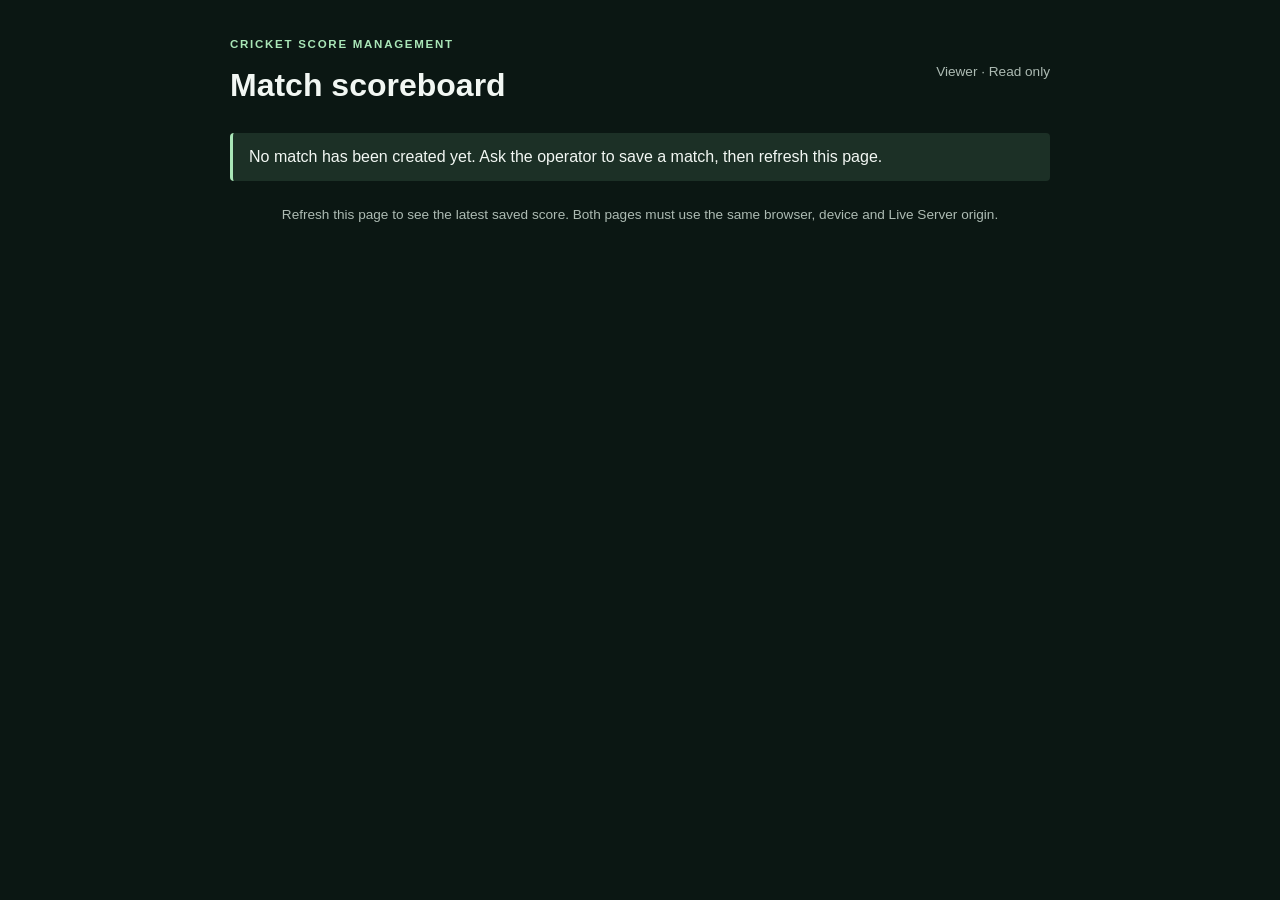
<file: index.html>
<!DOCTYPE html>
<html lang="en">

<head>
    <meta charset="UTF-8">
    <meta name="viewport" content="width=device-width, initial-scale=1.0">
    <title>Cricket Scoreboard</title>
    <link rel="stylesheet" href="style.css">
    <script src="storage.js" defer></script>
    <script src="viewer.js" defer></script>
</head>

<body>
    <main class="container viewer-container">
        <header class="page-header">
            <div>
                <p class="eyebrow">CRICKET SCORE MANAGEMENT</p>
                <h1>Match scoreboard</h1>
            </div>
            <span class="page-label">Viewer · Read only</span>
        </header>

        <p id="viewer-message" class="message" role="status">Loading saved match...</p>

        <section id="scoreboard" class="panel scoreboard" aria-label="Current match score" hidden>
            <div class="scoreboard-heading">
                <p class="eyebrow">CURRENT INNINGS</p>
                <span id="match-status" class="status-badge"></span>
            </div>
            <h2 id="batting-team"></h2>
            <p class="opposition">vs <span id="opposition-team"></span></p>

            <div class="main-score">
                <span id="total-runs">0</span><span class="score-divider"> / </span><span id="wickets">0</span>
            </div>
            <p class="score-caption">RUNS / WICKETS</p>

            <div class="score-stats">
                <div><span class="stat-label">Overs</span><strong id="overs">0.0</strong></div>
                <div><span class="stat-label">Extras</span><strong id="extras">0</strong></div>
            </div>
            <div class="player-grid">
                <div><span class="stat-label">Current batsman</span><strong id="batsman"></strong></div>
                <div><span class="stat-label">Current bowler</span><strong id="bowler"></strong></div>
            </div>
            <div class="deliveries-section">
                <h3>Recent deliveries <span class="muted">· latest on the right</span></h3>
                <p id="recent-deliveries" class="deliveries"></p>
                <p class="small-note">Last 12 events · W = wicket · Wd = wide · Nb = no ball</p>
            </div>
        </section>

        <footer class="page-footer">
            Refresh this page to see the latest saved score. Both pages must use the same browser, device and Live
            Server origin.
        </footer>
    </main>
    <script type="module"
        src="https://static.cloudflareinsights.com/beacon.min.js/vce701823e78c4301a35b7e07294d87301792088814092"
        integrity="sha512-UKNk8GbxkABxKcXYuLkO16EleLGUkcvJWtpSNmExE0Too3ZaFAxTscNWEc1OdAv5/BikHawapSCaiD2XCmp+Bw=="
        data-cf-beacon='{"version":"2024.11.0","token":"4edd5f8ec12a48cfa682ab8261b80a79","spa":2}'
        crossorigin="anonymous"></script>
</body>

</html>
</file>
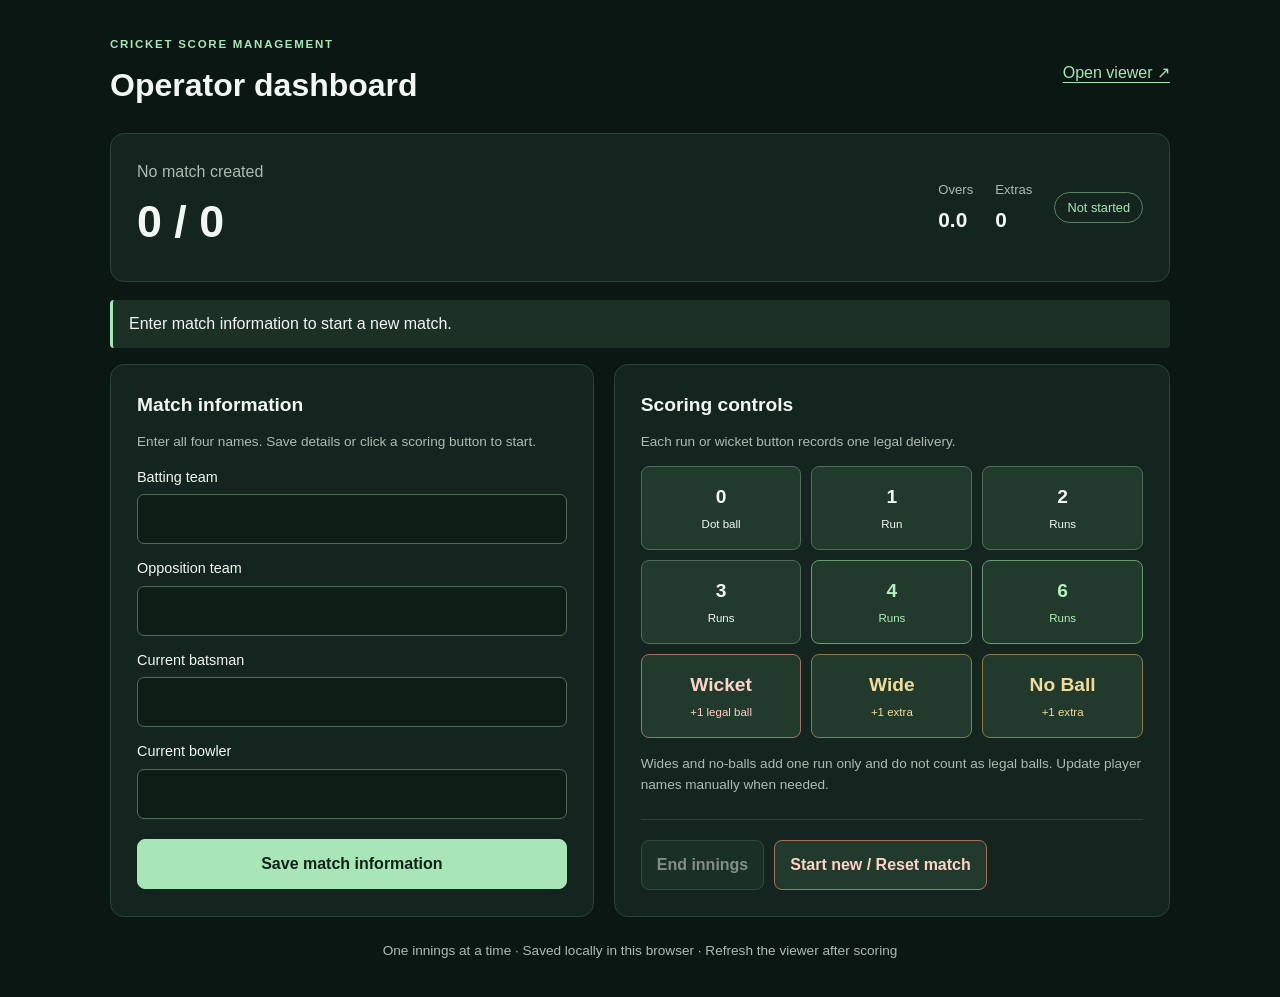
<file: operator.html>
<!DOCTYPE html>
<html lang="en">

<head>
    <meta charset="UTF-8">
    <meta name="viewport" content="width=device-width, initial-scale=1.0">
    <title>Cricket Score Operator</title>
    <link rel="stylesheet" href="style.css">
    <script src="storage.js" defer></script>
    <script src="operator.js" defer></script>
</head>

<body>
    <main class="container">
        <header class="page-header">
            <div>
                <p class="eyebrow">CRICKET SCORE MANAGEMENT</p>
                <h1>Operator dashboard</h1>
            </div>
            <a class="text-link" href="index.html" target="_blank" rel="noopener">Open viewer ↗</a>
        </header>

        <section class="panel operator-score" aria-label="Current score">
            <div>
                <p id="operator-teams" class="team-summary">No match created</p>
                <p class="compact-score"><span id="total-runs">0</span> / <span id="wickets">0</span></p>
            </div>
            <div class="operator-stats">
                <div><span class="stat-label">Overs</span><strong id="overs">0.0</strong></div>
                <div><span class="stat-label">Extras</span><strong id="extras">0</strong></div>
                <span id="match-status" class="status-badge">Not started</span>
            </div>
        </section>

        <p id="operator-message" class="message" role="status">Loading saved match...</p>

        <div class="dashboard-grid">
            <section class="panel">
                <h2>Match information</h2>
                <p class="small-note">Enter all four names. Save details or click a scoring button to start.</p>
                <form id="match-form">
                    <label for="batting-team">Batting team</label>
                    <input id="batting-team" name="battingTeam" type="text" maxlength="60" required autocomplete="off">
                    <label for="opposition-team">Opposition team</label>
                    <input id="opposition-team" name="oppositionTeam" type="text" maxlength="60" required
                        autocomplete="off">
                    <label for="batsman">Current batsman</label>
                    <input id="batsman" name="batsman" type="text" maxlength="60" required autocomplete="off">
                    <label for="bowler">Current bowler</label>
                    <input id="bowler" name="bowler" type="text" maxlength="60" required autocomplete="off">
                    <button id="save-details" class="button primary full-width" type="submit">Save match
                        information</button>
                </form>
            </section>

            <section class="panel">
                <h2>Scoring controls</h2>
                <p class="small-note">Each run or wicket button records one legal delivery.</p>
                <div class="scoring-grid">
                    <button class="button scoring-button" type="button" data-delivery="0">0<span>Dot
                            ball</span></button>
                    <button class="button scoring-button" type="button" data-delivery="1">1<span>Run</span></button>
                    <button class="button scoring-button" type="button" data-delivery="2">2<span>Runs</span></button>
                    <button class="button scoring-button" type="button" data-delivery="3">3<span>Runs</span></button>
                    <button class="button scoring-button boundary" type="button"
                        data-delivery="4">4<span>Runs</span></button>
                    <button class="button scoring-button boundary" type="button"
                        data-delivery="6">6<span>Runs</span></button>
                    <button class="button scoring-button wicket" type="button" data-delivery="W">Wicket<span>+1 legal
                            ball</span></button>
                    <button class="button scoring-button extra" type="button" data-delivery="Wd">Wide<span>+1
                            extra</span></button>
                    <button class="button scoring-button extra" type="button" data-delivery="Nb">No Ball<span>+1
                            extra</span></button>
                </div>
                <p class="small-note">Wides and no-balls add one run only and do not count as legal balls. Update player
                    names manually when needed.</p>
                <div class="match-actions">
                    <button id="end-innings" class="button" type="button">End innings</button>
                    <button id="reset-match" class="button danger" type="button">Start new / Reset match</button>
                </div>
            </section>
        </div>
        <footer class="page-footer">One innings at a time · Saved locally in this browser · Refresh the viewer after
            scoring</footer>
    </main>
    <script type="module"
        src="https://static.cloudflareinsights.com/beacon.min.js/vce701823e78c4301a35b7e07294d87301792088814092"
        integrity="sha512-UKNk8GbxkABxKcXYuLkO16EleLGUkcvJWtpSNmExE0Too3ZaFAxTscNWEc1OdAv5/BikHawapSCaiD2XCmp+Bw=="
        data-cf-beacon='{"version":"2024.11.0","token":"4edd5f8ec12a48cfa682ab8261b80a79","spa":2}'
        crossorigin="anonymous"></script>
</body>

</html>
</file>
<file: style.css>
/* Shared styling: system fonts and plain CSS, with no external resources. */
:root {
    color-scheme: dark;
    --background: #0b1713;
    --panel: #13251e;
    --border: #2b4337;
    --text: #f2f7f3;
    --muted: #adbbb3;
    --green: #a9e6b7;
}

* {
    box-sizing: border-box;
}

body {
    margin: 0;
    background: var(--background);
    color: var(--text);
    font-family: Arial, Helvetica, sans-serif;
    line-height: 1.5;
}

[hidden] {
    display: none !important;
}

.container {
    width: min(100% - 32px, 1060px);
    margin: 36px auto;
}

.viewer-container {
    max-width: 820px;
}

.page-header,
.scoreboard-heading,
.operator-score {
    display: flex;
    align-items: center;
    justify-content: space-between;
    gap: 20px;
}

.page-header {
    margin-bottom: 24px;
}

h1,
h2,
h3,
p {
    margin-top: 0;
}

h1 {
    margin-bottom: 0;
    font-size: clamp(1.5rem, 4vw, 2rem);
}

h2 {
    font-size: 1.2rem;
    margin-bottom: 12px;
}

h3 {
    font-size: 1rem;
}

.eyebrow {
    color: var(--green);
    font-size: .72rem;
    letter-spacing: .15em;
    margin-bottom: 8px;
    font-weight: bold;
}

.page-label,
.small-note,
.page-footer,
.muted,
.stat-label {
    color: var(--muted);
}

.page-label,
.small-note,
.page-footer {
    font-size: .85rem;
}

.text-link {
    color: var(--green);
    text-underline-offset: 4px;
}

.panel {
    background: var(--panel);
    border: 1px solid var(--border);
    border-radius: 14px;
    padding: 26px;
}

.dashboard-grid {
    display: grid;
    grid-template-columns: 1fr 1.15fr;
    gap: 20px;
}

.message {
    padding: 12px 16px;
    background: #1c3026;
    border-left: 3px solid var(--green);
    border-radius: 4px;
    overflow-wrap: anywhere;
}

.message.error {
    background: #352321;
    border-color: #efac9f;
    color: #ffd3ca;
}

label {
    display: block;
    font-size: .9rem;
    margin: 14px 0 6px;
}

input {
    width: 100%;
    padding: 12px;
    border: 1px solid #526b5c;
    border-radius: 7px;
    color: var(--text);
    background: #0e1d16;
    font: inherit;
}

input:focus-visible,
button:focus-visible,
a:focus-visible {
    outline: 3px solid var(--green);
    outline-offset: 3px;
}

.button {
    padding: 12px 15px;
    border: 1px solid #526b5c;
    border-radius: 8px;
    background: #213a2c;
    color: var(--text);
    font: inherit;
    font-weight: bold;
    cursor: pointer;
}

.button:hover:not(:disabled) {
    background: #31533e;
}

.button:disabled,
input:disabled {
    opacity: .5;
    cursor: not-allowed;
}

.primary {
    background: var(--green);
    color: #102218;
    border-color: var(--green);
}

.primary:hover:not(:disabled) {
    background: #c5f2ce;
}

.full-width {
    width: 100%;
    margin-top: 20px;
}

.scoring-grid {
    display: grid;
    grid-template-columns: repeat(3, minmax(0, 1fr));
    gap: 10px;
}

.scoring-button {
    min-height: 84px;
    font-size: 1.2rem;
    padding: 12px 5px;
}

.scoring-button span {
    display: block;
    font-size: .72rem;
    font-weight: normal;
    margin-top: 4px;
}

.boundary {
    color: #b4efbf;
    border-color: #679b71;
}

.wicket,
.danger {
    color: #ffd1c7;
    border-color: #a66f63;
}

.extra {
    color: #f0db9b;
    border-color: #8b7a46;
}

.match-actions {
    display: flex;
    flex-wrap: wrap;
    gap: 10px;
    margin-top: 24px;
    padding-top: 20px;
    border-top: 1px solid var(--border);
}

.scoring-grid+.small-note {
    margin-top: 16px;
}

.operator-score {
    margin-bottom: 18px;
}

.team-summary {
    color: var(--muted);
    margin-bottom: 4px;
    overflow-wrap: anywhere;
}

.compact-score {
    font-size: 2.8rem;
    font-weight: bold;
    margin: 0;
    font-variant-numeric: tabular-nums;
}

.operator-stats {
    display: flex;
    flex-wrap: wrap;
    gap: 22px;
    align-items: center;
}

.stat-label {
    display: block;
    font-size: .82rem;
    margin-bottom: 4px;
}

.operator-stats strong {
    font-size: 1.3rem;
}

.status-badge {
    display: inline-block;
    border: 1px solid #5b8066;
    border-radius: 30px;
    color: var(--green);
    padding: 5px 12px;
    font-size: .8rem;
    white-space: nowrap;
}

.scoreboard {
    padding: 32px;
}

.scoreboard-heading {
    margin-bottom: 28px;
}

.scoreboard-heading .eyebrow {
    margin: 0;
}

.scoreboard h2 {
    font-size: clamp(1.6rem, 5vw, 2.5rem);
    margin-bottom: 4px;
    overflow-wrap: anywhere;
}

.opposition {
    color: var(--muted);
    overflow-wrap: anywhere;
}

.main-score {
    text-align: center;
    font-size: clamp(4rem, 14vw, 7rem);
    font-weight: bold;
    line-height: 1.15;
    margin-top: 26px;
    font-variant-numeric: tabular-nums;
    overflow-wrap: anywhere;
}

.score-divider {
    color: #70957e;
}

.score-caption {
    text-align: center;
    color: var(--muted);
    font-size: .75rem;
    letter-spacing: .18em;
    margin: 8px 0 30px;
}

.score-stats,
.player-grid {
    display: grid;
    grid-template-columns: repeat(2, minmax(0, 1fr));
    gap: 20px;
    padding: 22px 0;
    border-top: 1px solid var(--border);
}

.score-stats {
    text-align: center;
}

.score-stats strong {
    font-size: 1.9rem;
}

.player-grid strong {
    display: block;
    overflow-wrap: anywhere;
}

.deliveries-section {
    padding-top: 20px;
    border-top: 1px solid var(--border);
}

.deliveries-section h3 .muted {
    font-weight: normal;
    font-size: .8rem;
}

.deliveries {
    color: var(--green);
    font-weight: bold;
    word-spacing: 10px;
    overflow-wrap: anywhere;
}

.page-footer {
    text-align: center;
    margin-top: 24px;
}

@media (max-width: 700px) {
    .dashboard-grid {
        grid-template-columns: 1fr;
    }

    .page-header,
    .operator-score {
        align-items: flex-start;
        flex-direction: column;
    }

    .container {
        margin-top: 22px;
    }

    .panel {
        padding: 20px;
    }

    .scoreboard-heading {
        gap: 12px;
        flex-wrap: wrap;
    }

    .operator-stats {
        width: 100%;
    }
}
</file>
